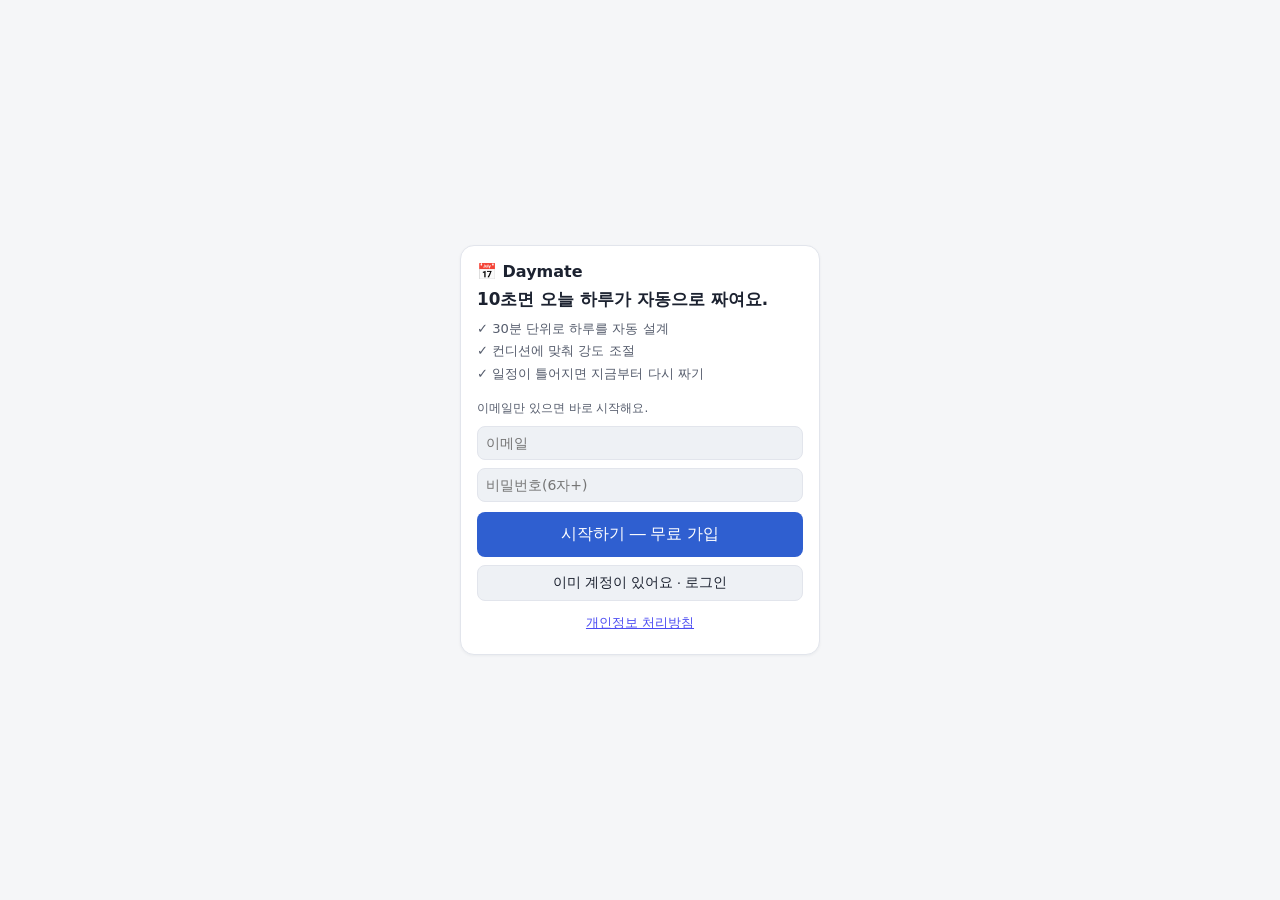
<file: static/login.html>
<!DOCTYPE html><html lang="ko"><head><meta charset="UTF-8">
<meta name="viewport" content="width=device-width, initial-scale=1, viewport-fit=cover">
<title>Daymate 로그인</title><link rel="stylesheet" href="/static/style.css"></head>
<body style="display:flex;align-items:center;justify-content:center;min-height:100vh">
<div class="card" style="max-width:360px;width:100%">
  <h2 id="ttl" style="margin-bottom:4px">📅 Daymate</h2>
  <p style="font-size:1.05rem;font-weight:600;color:var(--text);margin:0 0 6px;line-height:1.4">
    10초면 오늘 하루가 자동으로 짜여요.</p>
  <ul style="list-style:none;padding:0;margin:0 0 14px;font-size:.82rem;color:var(--muted);line-height:1.7">
    <li>✓ 30분 단위로 하루를 자동 설계</li>
    <li>✓ 컨디션에 맞춰 강도 조절</li>
    <li>✓ 일정이 틀어지면 지금부터 다시 짜기</li>
  </ul>
  <p class="hint" id="msg">이메일만 있으면 바로 시작해요.</p>
  <input id="email" type="email" placeholder="이메일" style="width:100%;margin-bottom:8px">
  <input id="pw" type="password" placeholder="비밀번호(6자+)" style="width:100%;margin-bottom:10px">
  <button id="regBtn" style="width:100%;margin-bottom:8px;font-size:1rem;padding:12px">시작하기 — 무료 가입</button>
  <div class="row"><button id="loginBtn" class="ghost" style="flex:1">이미 계정이 있어요 · 로그인</button></div>
  <p class="hint" style="margin-top:12px;text-align:center;font-size:.8rem">
    <a href="/privacy.html" style="opacity:.7">개인정보 처리방침</a></p>
</div>
<script>
// 초대 추적: ?ref=<inviter> 를 첫 방문 때 저장(가입 때 1회 전송).
try{const rf=new URLSearchParams(location.search).get("ref");
  if(rf&&!localStorage.getItem("daymate_ref"))localStorage.setItem("daymate_ref",rf.slice(0,40));}catch(e){}
async function post(p,extra){const body={email:email.value.trim(),password:pw.value};
  if(extra)Object.assign(body,extra);
  const r=await fetch(p,{method:"POST",headers:{"Content-Type":"application/json"},
  body:JSON.stringify(body)});return r;}
function go(){location.href="/";}
loginBtn.onclick=async()=>{const r=await post("/api/login");if(r.ok)go();else msg.textContent=(await r.json()).error;};
regBtn.onclick=async()=>{let ref=null;try{ref=localStorage.getItem("daymate_ref");}catch(e){}
  const r=await post("/api/register",ref?{ref:ref}:null);if(r.ok)go();else msg.textContent=(await r.json()).error;};
</script></body></html>
</file>
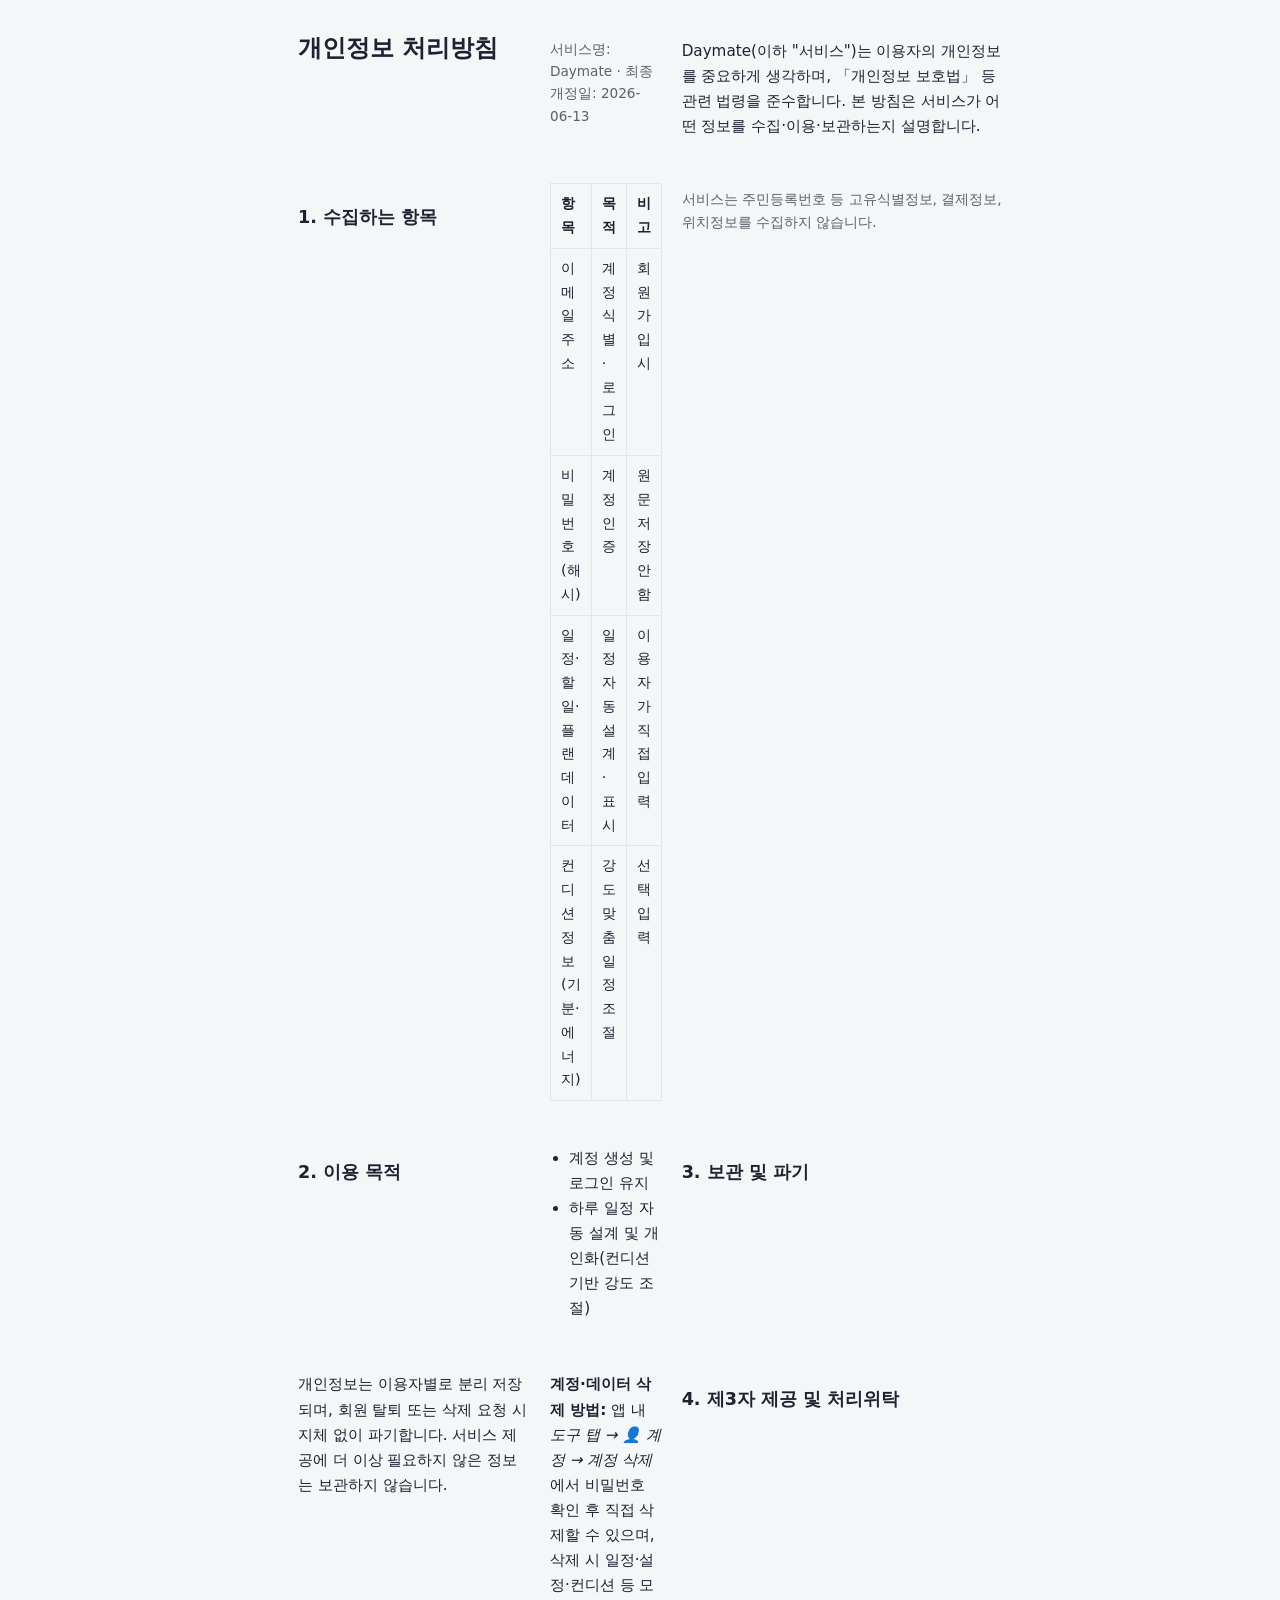
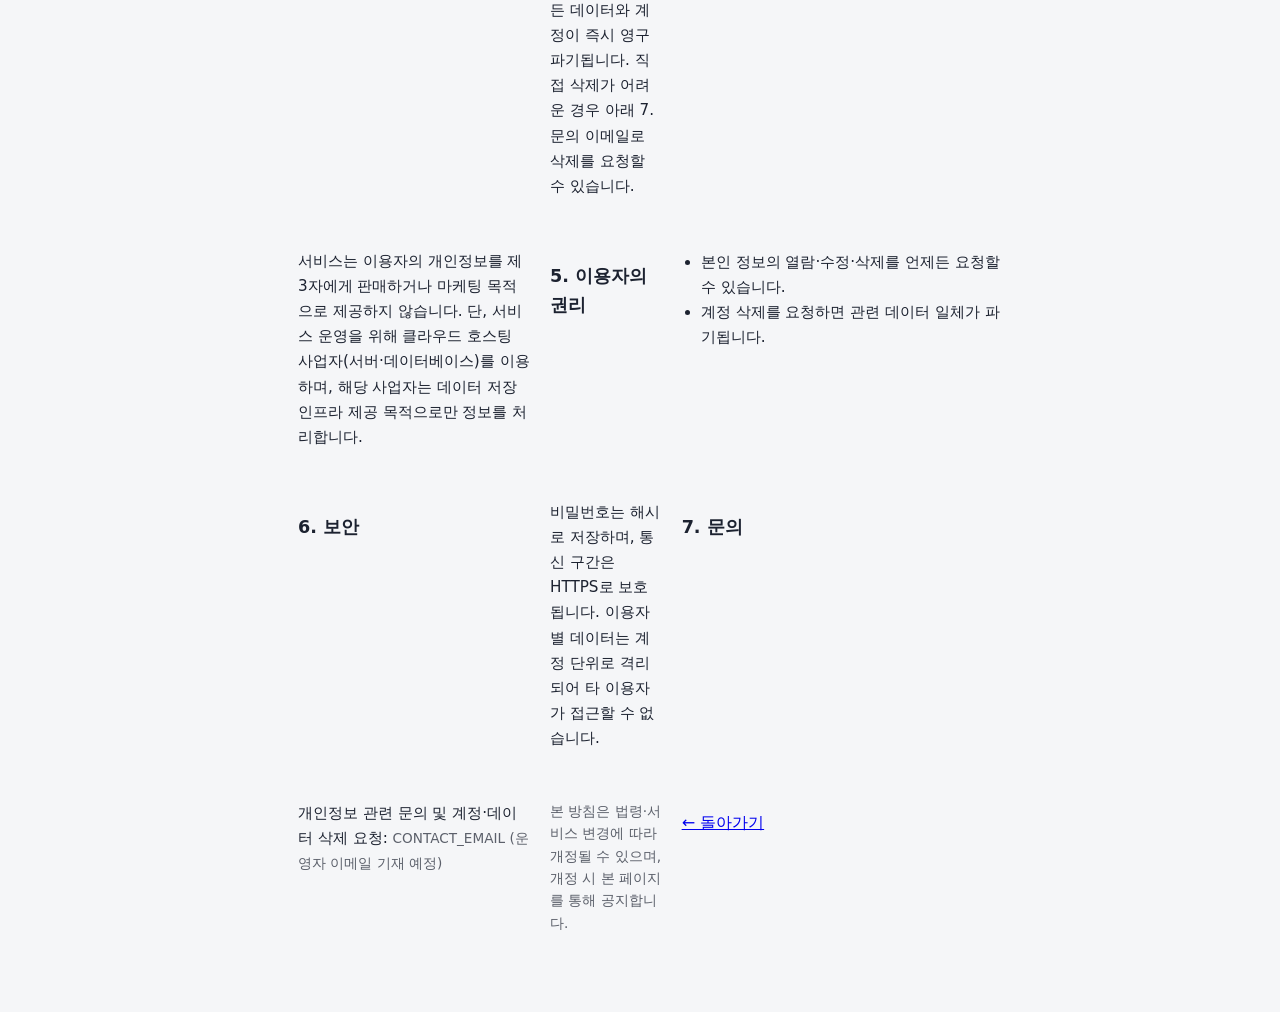
<file: static/privacy.html>
<!DOCTYPE html>
<html lang="ko">
<head>
<meta charset="utf-8">
<meta name="viewport" content="width=device-width, initial-scale=1">
<title>Daymate 개인정보 처리방침</title>
<link rel="stylesheet" href="/static/style.css">
<style>
  .pp{max-width:720px;margin:0 auto;padding:24px 18px 64px;line-height:1.65}
  .pp h1{font-size:1.5rem;margin:.2em 0 .1em}
  .pp h2{font-size:1.1rem;margin:1.6em 0 .4em}
  .pp p,.pp li{font-size:.95rem}
  .pp ul{padding-left:1.2em}
  .pp .muted{opacity:.7;font-size:.85rem}
  .pp table{border-collapse:collapse;width:100%;margin:.6em 0;font-size:.9rem}
  .pp th,.pp td{border:1px solid var(--line,#e3e3e3);padding:8px 10px;text-align:left;vertical-align:top}
  .pp a.back{display:inline-block;margin-top:1.5em}
</style>
</head>
<body>
<main class="pp">
  <h1>개인정보 처리방침</h1>
  <p class="muted">서비스명: Daymate · 최종 개정일: 2026-06-13</p>

  <p>Daymate(이하 "서비스")는 이용자의 개인정보를 중요하게 생각하며, 「개인정보 보호법」 등 관련 법령을 준수합니다. 본 방침은 서비스가 어떤 정보를 수집·이용·보관하는지 설명합니다.</p>

  <h2>1. 수집하는 항목</h2>
  <table>
    <tr><th>항목</th><th>목적</th><th>비고</th></tr>
    <tr><td>이메일 주소</td><td>계정 식별·로그인</td><td>회원가입 시</td></tr>
    <tr><td>비밀번호(해시)</td><td>계정 인증</td><td>원문 저장 안 함</td></tr>
    <tr><td>일정·할 일·플랜 데이터</td><td>일정 자동 설계·표시</td><td>이용자가 직접 입력</td></tr>
    <tr><td>컨디션 정보(기분·에너지)</td><td>강도 맞춤 일정 조절</td><td>선택 입력</td></tr>
  </table>
  <p class="muted">서비스는 주민등록번호 등 고유식별정보, 결제정보, 위치정보를 수집하지 않습니다.</p>

  <h2>2. 이용 목적</h2>
  <ul>
    <li>계정 생성 및 로그인 유지</li>
    <li>하루 일정 자동 설계 및 개인화(컨디션 기반 강도 조절)</li>
  </ul>

  <h2>3. 보관 및 파기</h2>
  <p>개인정보는 이용자별로 분리 저장되며, 회원 탈퇴 또는 삭제 요청 시 지체 없이 파기합니다. 서비스 제공에 더 이상 필요하지 않은 정보는 보관하지 않습니다.</p>
  <p><strong>계정·데이터 삭제 방법:</strong> 앱 내 <em>도구 탭 → 👤 계정 → 계정 삭제</em>에서 비밀번호 확인 후 직접 삭제할 수 있으며, 삭제 시 일정·설정·컨디션 등 모든 데이터와 계정이 즉시 영구 파기됩니다. 직접 삭제가 어려운 경우 아래 7. 문의 이메일로 삭제를 요청할 수 있습니다.</p>

  <h2>4. 제3자 제공 및 처리위탁</h2>
  <p>서비스는 이용자의 개인정보를 제3자에게 판매하거나 마케팅 목적으로 제공하지 않습니다. 단, 서비스 운영을 위해 클라우드 호스팅 사업자(서버·데이터베이스)를 이용하며, 해당 사업자는 데이터 저장 인프라 제공 목적으로만 정보를 처리합니다.</p>

  <h2>5. 이용자의 권리</h2>
  <ul>
    <li>본인 정보의 열람·수정·삭제를 언제든 요청할 수 있습니다.</li>
    <li>계정 삭제를 요청하면 관련 데이터 일체가 파기됩니다.</li>
  </ul>

  <h2>6. 보안</h2>
  <p>비밀번호는 해시로 저장하며, 통신 구간은 HTTPS로 보호됩니다. 이용자별 데이터는 계정 단위로 격리되어 타 이용자가 접근할 수 없습니다.</p>

  <h2>7. 문의</h2>
  <!-- ★ 사용자 직접 교체: 아래 CONTACT_EMAIL 자리에 실제 운영자 이메일 입력 (심사/공개 전 필수) -->
  <p>개인정보 관련 문의 및 계정·데이터 삭제 요청: <span class="muted">CONTACT_EMAIL (운영자 이메일 기재 예정)</span></p>

  <p class="muted">본 방침은 법령·서비스 변경에 따라 개정될 수 있으며, 개정 시 본 페이지를 통해 공지합니다.</p>

  <a class="back" href="/">← 돌아가기</a>
</main>
</body>
</html>
</file>
<file: static/style.css>
:root {
  --bg: #f5f6f8;
  --panel: #ffffff;
  --panel2: #eef1f5;
  --text: #1c2230;
  --muted: #565d6d;
  --line: #e2e5ec;
  --grad: #2f5fd0;
  --goal: #1f9e6b;
  --filler: #8089a0;
  --meal: #d08a2f;
  --exercise: #d0492f;
  --free: #9aa1b0;
  --event: #8a4fd0;
  --important: #e23c5a;
  --routine: #aab0bc;
  --selfdev: #1f9aa6;
}
* { box-sizing: border-box; }
body {
  margin: 0; background: var(--bg); color: var(--text);
  font-family: -apple-system, BlinkMacSystemFont, "Apple SD Gothic Neo",
    "Noto Sans KR", "Malgun Gothic", "Segoe UI", system-ui, sans-serif;
  -webkit-font-smoothing: antialiased;
  -moz-osx-font-smoothing: grayscale;
  line-height: 1.55;
}
header {
  display: flex; justify-content: space-between; align-items: center;
  flex-wrap: wrap; gap: 12px;
  padding: max(16px, env(safe-area-inset-top)) 24px 16px; border-bottom: 1px solid var(--line);
  position: sticky; top: 0; background: var(--bg); z-index: 5;
}
h1 { font-size: 20px; margin: 0; }
.controls { display: flex; gap: 8px; flex-wrap: wrap; }
button {
  background: var(--grad); color: #fff; border: 0; border-radius: 8px;
  padding: 8px 14px; font-size: 14px; cursor: pointer;
  transition: filter .12s, transform .06s, opacity .12s;
}
button.ghost { background: var(--panel2); color: var(--text); border: 1px solid var(--line); }
button:hover { filter: brightness(1.1); }
button:active { transform: translateY(1px); opacity: .85; }
input, textarea {
  background: var(--panel2); color: var(--text); border: 1px solid var(--line);
  border-radius: 8px; padding: 8px; font-size: 14px; font-family: inherit;
}
input:focus, textarea:focus, select:focus {
  outline: none; border-color: var(--grad);
  box-shadow: 0 0 0 3px rgba(47,95,208,.15);
}
main {
  display: grid; grid-template-columns: 232px 1fr 332px; gap: 20px;
  padding: 20px 24px; max-width: 1340px; margin: 0 auto;
}
@media (max-width: 1080px) { main { grid-template-columns: 1fr; } }
.leftpanel { display: flex; flex-direction: column; gap: 16px; }
.card { background: var(--panel); border: 1px solid var(--line); border-radius: 14px;
  padding: 14px 16px; box-shadow: 0 1px 3px rgba(20,30,60,.05); }
.card h3 { display: flex; align-items: center; gap: 6px; font-size: 14px;
  color: var(--text); margin: 0 0 10px; }
.card .cnt { margin-left: auto; font-size: 11px; color: var(--muted);
  background: var(--panel2); border-radius: 999px; padding: 1px 8px; }
.card.sd { background: #f3fbfb; border-color: #d5edef; }
.card.urgent { background: #fdf3f5; border-color: #f5d9e0; }
.card.cond { background: linear-gradient(135deg, #fbf7ef, #eef4fb); border-color: #e0e6f0; }
.cond-row { display: flex; align-items: center; gap: 8px; margin-bottom: 8px; }
.cond-lab { font-size: 12px; color: var(--muted); width: 38px; flex: none; }
.cond-opts { display: flex; gap: 4px; flex: 1; }
.cond-opt { flex: 1; background: var(--panel); border: 1px solid var(--line);
  border-radius: 8px; padding: 4px 0; font-size: 17px; cursor: pointer; line-height: 1.2;
  filter: grayscale(.5); opacity: .65; transition: all .12s; }
.cond-opt:hover { opacity: 1; filter: none; }
.cond-opt.on { opacity: 1; filter: none; border-color: var(--grad);
  background: #fff; box-shadow: 0 0 0 2px rgba(47,95,208,.18); transform: translateY(-1px); }
.cond-foot { display: flex; align-items: center; gap: 10px; margin-top: 4px; }
.cond-gauge { flex: 1; display: flex; flex-direction: column; line-height: 1.3; }
.cond-gauge b { font-size: 14px; color: var(--text); }
.cond-gauge small { font-size: 11px; color: var(--muted); }
.cond-foot button { padding: 6px 14px; font-size: 13px; }
.cond-foot button:disabled { opacity: .45; cursor: default; }
.mini { list-style: none; margin: 0; padding: 0; display: flex; flex-direction: column; gap: 8px; }
.mini li { display: flex; gap: 8px; font-size: 13px; line-height: 1.4; align-items: flex-start; }
.mini li::before { content: ""; width: 7px; height: 7px; border-radius: 50%;
  margin-top: 5px; flex: none; }
.card.sd .mini li::before { background: var(--selfdev); }
.card.urgent .mini li::before { background: var(--important); }
.mini li.empty { color: var(--muted); }
.mini li.empty::before { display: none; }
.card.urgent .mini li b { color: #b02a44; }
.cardedit { margin-left: 6px; background: transparent; border: 1px solid var(--line);
  color: var(--muted); border-radius: 6px; padding: 1px 7px; font-size: 12px;
  cursor: pointer; line-height: 1; }
.cardedit:hover { color: var(--grad); border-color: var(--grad); }
.cardeditor { display: flex; flex-direction: column; gap: 8px; }
.cardeditor textarea { width: 100%; resize: vertical; font-family: inherit; }
.cardeditor .ed-actions button { padding: 5px 12px; font-size: 13px; }
.cardeditor .hint { margin: 0; }
h2 { font-size: 16px; margin: 0 0 12px; }
h3 { font-size: 14px; margin: 0 0 8px; color: var(--text); }
.ttbar { display: flex; gap: 8px; margin-bottom: 12px; }
#btnReplanNow { background: var(--panel2); color: var(--text); border: 1px solid var(--line);
  font-size: 13px; padding: 7px 12px; }
#btnReplanNow:hover { border-color: var(--grad); color: var(--grad); }
.carrypanel { background: #fff7ef; border: 1px solid #f0d9a8; border-radius: 12px;
  padding: 12px 14px; margin-bottom: 12px; }
.carry-h { margin: 0 0 10px; font-size: 13px; color: var(--text); }
.carry-list { display: flex; flex-direction: column; gap: 7px; margin-bottom: 12px; }
.carry-item { display: flex; align-items: center; gap: 8px; font-size: 13px; cursor: pointer; }
.carry-item input { width: 16px; height: 16px; }
.carry-actions { display: flex; gap: 8px; }
.carry-actions button { padding: 6px 14px; font-size: 13px; }
.legend-wrap { margin-bottom: 12px; }
.legend-wrap > summary { cursor: pointer; font-size: 12px; color: var(--muted);
  list-style: none; display: inline-flex; align-items: center; gap: 4px;
  padding: 2px 0; user-select: none; }
.legend-wrap > summary::-webkit-details-marker { display: none; }
.legend-wrap > summary::before { content: "▸"; font-size: 10px; transition: transform .15s; }
.legend-wrap[open] > summary::before { transform: rotate(90deg); }
.legend-wrap > summary:hover { color: var(--grad); }
.legend { display: flex; flex-wrap: wrap; gap: 8px; margin: 8px 0 0; }
.legend span { font-size: 11px; padding: 2px 8px; border-radius: 999px; color: #fff; }
ol#slots { list-style: none; margin: 0; padding: 0; }
.slot {
  display: flex; align-items: center; gap: 10px; padding: 7px 10px;
  border-left: 4px solid var(--line); border-bottom: 1px solid var(--line);
  background: var(--panel);
}
.slot .time { width: 96px; color: var(--muted); font-variant-numeric: tabular-nums; font-size: 13px; }
.slot .slotbody { flex: 1; min-width: 0; cursor: text; }
.slot .label { font-size: 14px; }
.slot .note { font-size: 12px; color: var(--muted); margin-top: 2px;
  white-space: pre-wrap; line-height: 1.4; }
.slot.done .label { text-decoration: line-through; color: var(--muted); }
.slot.now { position: relative; box-shadow: inset 3px 0 0 0 var(--grad); background: #f3f6fe; }
.slot.now .time::before { content: "지금 "; color: var(--grad); font-weight: 700; font-size: 11px; }
.slot.edited .label::after { content: " ✎"; color: var(--grad); font-size: 11px; }
.editbtn { background: transparent; border: 1px solid var(--line); color: var(--muted);
  border-radius: 6px; padding: 2px 8px; font-size: 13px; cursor: pointer; line-height: 1; }
.editbtn:hover { color: var(--grad); border-color: var(--grad); }
.slot.editing { align-items: flex-start; }
.editbox { flex: 1; display: flex; flex-direction: column; gap: 6px; }
.editbox .ed-label, .editbox .ed-note { width: 100%; }
.editbox .ed-note { resize: vertical; }
.ed-actions { display: flex; gap: 6px; }
.ed-actions button { padding: 5px 12px; font-size: 13px; }
.slot input[type=checkbox] { width: 20px; height: 20px; flex: none;
  accent-color: var(--grad); cursor: pointer; }
.t-grad { border-left-color: var(--grad); }
.t-goal { border-left-color: var(--goal); }
.t-filler { border-left-color: var(--filler); }
.t-meal { border-left-color: var(--meal); }
.t-exercise { border-left-color: var(--exercise); }
.t-free { border-left-color: var(--free); }
.t-event { border-left-color: var(--event); }
.t-important { border-left-color: var(--important); background: #fdeef1; }
.t-routine { border-left-color: var(--routine); }
.t-selfdev { border-left-color: var(--selfdev); }
.gradwin { box-shadow: inset 3px 0 0 0 rgba(47,95,208,.35); }
.side section {
  background: var(--panel); border: 1px solid var(--line);
  border-radius: 14px; padding: 14px 16px; margin-bottom: 16px;
  box-shadow: 0 1px 3px rgba(20,30,60,.05);
}
.side textarea, .side input { width: 100%; margin-bottom: 8px; }
.row { display: flex; gap: 8px; }
.row input { flex: 1; }
.hint { font-size: 12px; color: var(--muted); margin: 0 0 8px; }
code { background: var(--panel2); padding: 1px 5px; border-radius: 4px; font-size: 12px; }
.upcoming { list-style: none; margin: 0; padding: 0; font-size: 13px; }
.upcoming li { display: flex; justify-content: space-between; align-items: center;
  gap: 8px; padding: 6px 0; border-bottom: 1px solid var(--line); color: var(--muted); }
.upcoming li.muted { justify-content: flex-start; }
.warn { margin: 0 24px; padding: 10px 14px; background: #fff4e0; border: 1px solid #f0d9a8;
  color: #8a5a00; border-radius: 8px; font-size: 13px; }
.evlist { list-style: none; margin: 10px 0 0; padding: 0; font-size: 13px; }
.evlist li { display: flex; justify-content: space-between; align-items: center;
  padding: 6px 0; border-bottom: 1px solid var(--line); }
.evlist li.muted { color: var(--muted); justify-content: flex-start; }
button.del { background: transparent; color: #c0392b; border: 1px solid #e6b3b0;
  padding: 2px 8px; font-size: 12px; border-radius: 6px; }
.account { margin-top: 18px; }
.account #btnLogout { margin-bottom: 10px; }
.account .danger-hint { color: #c0392b; }
button.danger { background: #c0392b; color: #fff; border: 1px solid #c0392b; }
button.danger:hover { background: #a93226; }
/* 🔀 다시 짜기 = 헤더 주 액션(primary, 기본 grad). PNG·향후계획은 ghost(secondary). */
.chat .row { margin-top: 8px; }
.chatlog { max-height: 280px; overflow-y: auto; display: flex; flex-direction: column;
  gap: 8px; padding: 4px 0; }
.msg { padding: 8px 10px; border-radius: 10px; font-size: 13px; line-height: 1.45;
  white-space: pre-wrap; max-width: 92%; }
.msg.user { align-self: flex-end; background: var(--grad); color: #fff;
  border-bottom-right-radius: 2px; }
.msg.assistant { align-self: flex-start; background: var(--panel2);
  border: 1px solid var(--line); border-bottom-left-radius: 2px; }
.msg.quote { align-self: center; max-width: 96%; text-align: center; font-style: italic;
  color: #3a3550; background: linear-gradient(135deg, #fbf7ef, #f3f1fb);
  border: 1px solid #e7e2f0; }
/* 주간 타임테이블 */
.seg { background: var(--panel2); color: var(--muted); border: 1px solid var(--line); }
.seg.active { background: var(--grad); color: #fff; border-color: var(--grad); }
.weekview { max-width: 1100px; margin: 0 auto; padding: 8px 24px 32px; }
.weekhead { display: flex; justify-content: space-between; align-items: center;
  flex-wrap: wrap; gap: 10px; margin-bottom: 12px; }
.weekgrid { display: grid; position: relative; background: var(--panel);
  border: 1px solid var(--line); border-radius: 14px; overflow: hidden;
  font-variant-numeric: tabular-nums; box-shadow: 0 1px 3px rgba(20,30,60,.05); }
.wk-corner { grid-area: 1 / 1; background: var(--panel); border-bottom: 1px solid var(--line);
  border-right: 1px solid var(--line); }
.wk-dayhead { background: var(--panel); border-bottom: 1px solid var(--line);
  border-right: 1px solid var(--line); padding: 8px 4px 6px; text-align: center;
  cursor: pointer; line-height: 1.25; }
.wk-dayhead:hover { background: var(--panel2); }
.wk-dayhead b { font-size: 14px; font-weight: 600; }
.wk-dayhead span { display: block; font-size: 11px; color: var(--muted); }
.wk-dayhead.today b { color: #fff; background: var(--grad); border-radius: 999px;
  padding: 1px 9px; display: inline-block; }
.wk-colbg { border-right: 1px solid var(--line); pointer-events: none; }
.wk-hourline { border-top: 1px solid var(--line); pointer-events: none; }
.wk-time { grid-column: 1; font-size: 10px; color: var(--muted); text-align: right;
  padding: 1px 6px 0 0; background: var(--panel); }
.wk-event { margin: 1px 3px; border-radius: 8px; padding: 3px 7px; overflow: hidden;
  border-left: 3px solid; cursor: pointer; transition: filter .1s; z-index: 1; }
.wk-event:hover { filter: brightness(.97); }
.wk-event .t { display: block; font-weight: 600; font-size: 11px; line-height: 1.25;
  overflow: hidden; text-overflow: ellipsis; white-space: nowrap; }
.wk-event .r { font-size: 10px; opacity: .75; }
.wk-event.done { opacity: .5; }
.wk-event.done .t { text-decoration: line-through; }
/* 파스텔 이벤트 색 */
.ev-grad { background: #e1e9fc; color: #2a4b91; border-left-color: #8aa3e8; }
.ev-goal { background: #ddf2e8; color: #1d7350; border-left-color: #6cc79e; }
.ev-selfdev { background: #d9f1f4; color: #15737b; border-left-color: #6bc5cf; }
.ev-meal { background: #fdf0db; color: #93600f; border-left-color: #eec074; }
.ev-exercise { background: #fce2db; color: #ad3a22; border-left-color: #f0a08f; }
.ev-event { background: #efe3fc; color: #66409f; border-left-color: #bb9be4; }
.ev-important { background: #fce0e8; color: #ab2942; border-left-color: #f08fa3; }
.ev-filler { background: #eef0f5; color: #586073; border-left-color: #bcc4d1; }
.ev-free { background: #f4f6f9; color: #8b93a3; border-left-color: #d4dae3; }
.ev-routine { background: #eef0f5; color: #6b7280; border-left-color: #c6ccd6; }
/* 일간 슬롯 파스텔 배경 */
.slot.t-grad { background: #f1f5fe; } .slot.t-goal { background: #eefaf3; }
.slot.t-selfdev { background: #edf9fa; } .slot.t-meal { background: #fdf6ea; }
.slot.t-exercise { background: #fdf1ed; } .slot.t-event { background: #f6effd; }
.slot.t-important { background: #fdeef2; } .slot.t-filler { background: #f6f7f9; }
.slot.t-free { background: #f8f9fb; } .slot.t-routine { background: #f5f6f8; }
.badge { font-size: 11px; color: var(--grad); background: var(--panel2);
  border: 1px solid var(--line); border-radius: 999px; padding: 1px 8px; margin-left: 6px; }
.hidden { display: none; }

/* ===== 모바일 전용 UI (하단 탭 네비) ===== */
.bnav { display: none; }
@media (max-width: 760px) {
  body { padding-bottom: calc(62px + env(safe-area-inset-bottom)); }
  header { padding: max(10px, env(safe-area-inset-top)) 14px 10px; gap: 8px; }
  header h1 { font-size: 17px; }
  .controls { gap: 6px; }
  .controls button { padding: 8px 11px; font-size: 13px; }
  /* 데스크톱용 토글·부가 버튼은 모바일에서 숨김 (하단탭·도구탭이 대신) */
  #btnDaily, #btnWeek, #btnRefresh { display: none; }
  main { padding: 14px; gap: 14px; }
  .weekview { padding: 8px 12px; overflow-x: auto; }
  .weekgrid { min-width: 660px; }   /* 7일 가독성: 가로 스크롤 */

  /* 탭별 화면 전환 */
  body:not(.tab-week) #weekView { display: none !important; }
  body.tab-week #mainGrid { display: none; }
  body.tab-week #weekView { display: block; }
  body.tab-today .side { display: none; }
  body.tab-tools .leftpanel, body.tab-tools .timetable { display: none; }

  /* 터치 친화: 큰 입력·버튼 */
  input, textarea, .side button, .ed-actions button { font-size: 16px; }
  .slot { padding: 10px 10px; }
  .slot .label { font-size: 15px; }
  .editbtn { padding: 4px 10px; font-size: 15px; }
  .wk-event .t { font-size: 10px; }

  /* 하단 탭바 */
  .bnav {
    display: flex; position: fixed; left: 0; right: 0; bottom: 0; z-index: 30;
    background: var(--panel); border-top: 1px solid var(--line);
    padding-bottom: env(safe-area-inset-bottom);
    box-shadow: 0 -2px 8px rgba(20,30,60,.06);
  }
  .bnav button {
    flex: 1; background: transparent; border: 0; color: var(--muted);
    display: flex; flex-direction: column; align-items: center; gap: 2px;
    padding: 8px 0 7px; font-size: 11px; cursor: pointer;
  }
  .bnav button .i { font-size: 21px; line-height: 1; }
  .bnav button.active { color: var(--grad); font-weight: 600; }
}

/* ---- 크레딧 보상 ---- */
#creditWallet .wallet-row { display: flex; justify-content: space-between; padding: 5px 0; }
#creditWallet .wallet-row.muted { color: var(--muted); font-size: 13px; }
#cBalance { font-size: 22px; color: var(--grad); }
#creditShop h3 { display: flex; align-items: center; gap: 8px; }
#creditShop h3 .ghost { margin-left: auto; padding: 3px 10px; font-size: 12px; }
.shoplist { display: flex; flex-direction: column; }
.shop-item { display: flex; align-items: center; gap: 8px; padding: 9px 0;
  border-bottom: 1px solid var(--line); }
.shop-item .shop-name { flex: 1; }
.shop-item .shop-price { color: var(--muted); font-variant-numeric: tabular-nums; }
.shop-item .buy { min-width: 60px; }
.shop-item .buy:disabled { opacity: .45; }
.shop-item .shop-del { background: transparent; border: 0; color: var(--important, #e23c5a);
  font-size: 16px; cursor: pointer; padding: 2px 6px; }

/* 축하 연출 */
.celebrate { position: fixed; inset: 0; z-index: 90; display: flex; align-items: center;
  justify-content: center; background: rgba(20,24,34,.55); }
.celebrate.hidden { display: none; }
#confetti { position: absolute; inset: 0; }
.celebrate-card { position: relative; background: #fff; border-radius: 20px;
  padding: 28px 34px; text-align: center; box-shadow: 0 20px 60px rgba(0,0,0,.3);
  animation: cpop .35s ease; max-width: 86vw; }
.celebrate-emoji { font-size: 52px; }
.celebrate-card h2 { margin: 6px 0; }
.celebrate-card button { margin-top: 14px; padding: 10px 28px; }
@keyframes cpop { from { transform: scale(.7); opacity: 0; } to { transform: scale(1); opacity: 1; } }

/* 코인 팝 */
.coin-pop { position: fixed; left: 50%; top: 30%; transform: translateX(-50%);
  font-size: 28px; font-weight: 800; color: #f0a500; z-index: 95; pointer-events: none;
  animation: crise 1.1s ease forwards; }
@keyframes crise { from { opacity: 0; transform: translate(-50%, 10px); }
  30% { opacity: 1; } to { opacity: 0; transform: translate(-50%, -42px); } }

/* 토스트 */
#toast { position: fixed; left: 50%; bottom: 84px; transform: translateX(-50%) translateY(10px);
  background: rgba(28,34,48,.95); color: #fff; padding: 10px 18px; border-radius: 999px;
  font-size: 14px; z-index: 96; opacity: 0; transition: opacity .2s, transform .2s;
  pointer-events: none; max-width: 86vw; text-align: center; }
#toast.show { opacity: 1; transform: translateX(-50%) translateY(0); }

/* 알림 prefs */
.pushprefs { display: flex; flex-direction: column; gap: 8px; margin-top: 12px; }
.pushprefs label { display: flex; align-items: center; gap: 8px; font-size: 14px; cursor: pointer; }
.pushprefs input { width: 18px; height: 18px; }

/* 닉네임 / 랭킹 */
.nick-row { margin-top: 10px; }
.nick-row input { flex: 1; }
#rankSection h3 { display: flex; align-items: center; gap: 8px; }
#rankSection h3 .ghost { margin-left: auto; padding: 3px 10px; font-size: 12px; }
.ranklist { list-style: none; margin: 8px 0 0; padding: 0; }
.rank-item { display: flex; align-items: center; gap: 10px; padding: 8px 10px;
  border-radius: 10px; }
.rank-item + .rank-item { margin-top: 2px; }
.rank-item .rank-no { width: 28px; text-align: center; font-weight: 700; }
.rank-item .rank-nick { flex: 1; }
.rank-item .rank-cr { color: var(--grad); font-weight: 700; font-variant-numeric: tabular-nums; }
.rank-item.me { background: var(--panel, #eef3fb); outline: 1px solid var(--grad); }

/* 알림 켜기 권유 배너 */
.notify-nudge { display: flex; align-items: center; justify-content: space-between; gap: 10px;
  background: var(--grad); color: #fff; padding: 10px 14px; border-radius: 12px;
  margin: 8px 24px 0; font-size: 14px; }
.notify-nudge.hidden { display: none; }
.notify-nudge button { background: rgba(255,255,255,.2); color: #fff; border: 0;
  border-radius: 8px; padding: 6px 12px; cursor: pointer; }
.notify-nudge .nudge-x { background: transparent; padding: 6px 8px; }
.nudge-actions { display: flex; align-items: center; gap: 6px; white-space: nowrap; }
@media (max-width: 760px) { .notify-nudge { margin: 8px 14px 0; } }

/* 현재 연속(손실회피) 배지 */
.streak-badge { margin-top: 8px; font-size: 13.5px; color: var(--grad); font-weight: 600; }
.streak-badge.hidden { display: none; }
.streak-badge.at-risk { color: #d9480f; }
.streak-badge .risk { font-weight: 700; }

/* 온보딩 환영 */
.welcome-card { text-align: left; }
.welcome-feats { list-style: none; padding: 0; margin: 14px 0 4px; }
.welcome-feats li { padding: 8px 0; font-size: 14.5px; border-bottom: 1px solid var(--line); }
.welcome-feats li:last-child { border-bottom: 0; }

/* 랭킹 초대 버튼 (h3 우측 정렬) */
#rankSection h3 #rankInvite { margin-left: auto; padding: 3px 12px; font-size: 12px; }

/* 가변 보상: 2배 데이 배너 */
.bonus-banner { margin-top: 8px; padding: 8px 12px; border-radius: 10px;
  background: linear-gradient(90deg, #ffd166, #ffb703); color: #5a3d00;
  font-size: 13.5px; font-weight: 700; }
.bonus-banner.hidden { display: none; }

/* 슬롯 집중 버튼 */
.focusbtn { background: transparent; border: 1px solid var(--line); color: var(--grad);
  border-radius: 6px; padding: 2px 9px; font-size: 12px; cursor: pointer; line-height: 1; }
.focusbtn:hover { background: var(--grad); color: #fff; }

/* 집중 타이머 모달 */
.focus-modal { position: fixed; inset: 0; z-index: 92; display: flex; align-items: center;
  justify-content: center; background: rgba(20,24,34,.6); }
.focus-modal.hidden { display: none; }
.focus-card { background: #fff; border-radius: 20px; padding: 28px 32px; text-align: center;
  box-shadow: 0 20px 60px rgba(0,0,0,.3); max-width: 86vw; min-width: 280px; }
.focus-label { font-size: 15px; color: var(--muted); margin-bottom: 6px; }
.focus-time { font-size: 64px; font-weight: 800; color: var(--grad); font-variant-numeric: tabular-nums;
  line-height: 1.1; margin: 8px 0 16px; }
.focus-controls, .focus-actions { display: flex; gap: 8px; justify-content: center; }
.focus-actions { margin-top: 12px; }
.focus-controls button, .focus-actions button { padding: 9px 16px; }

/* 평소 루틴 / 세팅 행 */
.habitrows, .su-sub { display: flex; flex-direction: column; gap: 6px; margin-bottom: 8px; }
.habit-row { display: flex; gap: 6px; align-items: center; flex-wrap: wrap; }
.side .habit-row input, .setup-card .habit-row input { width: auto; margin-bottom: 0; }
.habit-row .h-name, .habit-row .m-name, .habit-row .f-name { flex: 1; min-width: 110px; }
.habit-row .h-blocks, .habit-row .m-blocks { width: 56px; }
.habit-row .h-cont { display: flex; align-items: center; gap: 4px; font-size: 12px;
  color: var(--muted); white-space: nowrap; }
.habit-row .h-cont input { width: 15px; height: 15px; margin: 0; }
.habit-row .h-pref, .habit-row .m-start { width: auto; }
.habit-row .f-load { padding: 4px; border-radius: 6px; border: 1px solid var(--line); }
.habit-row .h-days { display: flex; gap: 4px; flex-basis: 100%; margin-top: 2px; }
.day-chip { width: 26px; height: 26px; display: flex; align-items: center; justify-content: center;
  border-radius: 50%; border: 1px solid var(--line); font-size: 11px; cursor: pointer;
  color: var(--muted); user-select: none; }
.day-chip.on { background: var(--grad); color: #fff; border-color: var(--grad); }

/* 초기 세팅 위저드 */
.setup-overlay { position: fixed; inset: 0; z-index: 60; background: rgba(20,30,60,.45);
  align-items: flex-start; justify-content: center; overflow-y: auto;
  padding: 24px 14px; display: none; }
.setup-overlay:not(.hidden) { display: flex; }  /* .hidden 없을 때만 표시 (전역 .hidden 영향 없음) */
.setup-card { background: var(--bg); border-radius: 16px; max-width: 560px; width: 100%;
  padding: 22px 22px 18px; box-shadow: 0 12px 40px rgba(20,30,60,.25); }
.setup-card h2 { margin: 0 0 6px; }
.setup-form { display: flex; flex-direction: column; gap: 14px; margin: 14px 0 18px; }
.setup-field { display: flex; flex-direction: column; gap: 6px; }
.setup-q { font-size: 13px; font-weight: 600; color: var(--text); }
.setup-controls { display: flex; gap: 8px; flex-wrap: wrap; align-items: center; }
.setup-controls > input[type=time], .setup-controls > input[type=number] { width: auto; margin: 0; }
.setup-controls > input[type=text] { flex: 1; min-width: 140px; margin: 0; }
.setup-controls > textarea { width: 100%; margin: 0; }
.setup-controls .su-sub { width: 100%; }
.setup-actions { display: flex; gap: 8px; justify-content: flex-end; }
.setup-actions button { padding: 9px 16px; }

/* Pro 업그레이드 (출시 후 제공 — 현재 비활성 플레이스홀더) */
.prosection { border: 1px solid var(--line); border-radius: 10px; padding: 12px 14px;
  background: linear-gradient(180deg, #fffdf6, var(--panel)); }
.prosection h3 { margin: 0 0 4px; }
.profeat { list-style: none; padding: 0; margin: 8px 0; display: grid;
  grid-template-columns: 1fr 1fr; gap: 4px 10px; font-size: 13px; color: var(--text); }
#btnPro { width: 100%; }
#btnPro:disabled { opacity: .7; cursor: default; }
.support-btn { display: block; width: 100%; box-sizing: border-box; margin-top: 8px;
  text-align: center; padding: 10px 12px; border-radius: 8px; text-decoration: none;
  font-weight: 600; color: #5a4a00; background: #ffe79a; border: 1px solid #f0d062; }
.support-btn:hover { background: #ffdf7a; }
.supporter-badge { margin-top: 8px; padding: 8px 10px; border-radius: 8px; font-size: 13px;
  font-weight: 600; color: #5a4a00; background: #fff6da; border: 1px solid #f0d062; }

/* U3: 달성률 띠 + 주간 streak */
.achv-band { margin: 2px 0 12px; padding: 10px 12px; background: var(--panel);
  border: 1px solid var(--line); border-radius: 12px; display: flex;
  flex-direction: column; gap: 7px; }
.achv-band.hidden { display: none; }
.achv-row { display: flex; align-items: baseline; gap: 8px; }
.achv-row b { font-size: 20px; font-weight: 800; color: var(--goal);
  font-variant-numeric: tabular-nums; line-height: 1; }
.achv-row small { font-size: 12px; color: var(--muted); }
.achv-bar { height: 8px; border-radius: 99px; background: var(--panel2); overflow: hidden; }
.achv-bar > i { display: block; height: 100%; width: 0;
  background: linear-gradient(90deg, var(--selfdev), var(--goal));
  border-radius: 99px; transition: width .35s ease; }
.streak-wrap { display: flex; align-items: center; gap: 8px; }
.streak-cap { font-size: 11px; color: var(--muted); flex: none; }
.streak-dots { display: flex; gap: 6px; }
.streak-dots .dot { width: 12px; height: 12px; border-radius: 50%;
  background: var(--panel2); border: 1px solid var(--line); }
.streak-dots .dot.partial { background: #bfe3cf; border-color: #bfe3cf; }
.streak-dots .dot.hit { background: var(--goal); border-color: var(--goal); }
.streak-dots .dot.future { opacity: .4; }
.streak-dots .dot.today { box-shadow: 0 0 0 2px var(--bg), 0 0 0 3px var(--selfdev); }
</file>
